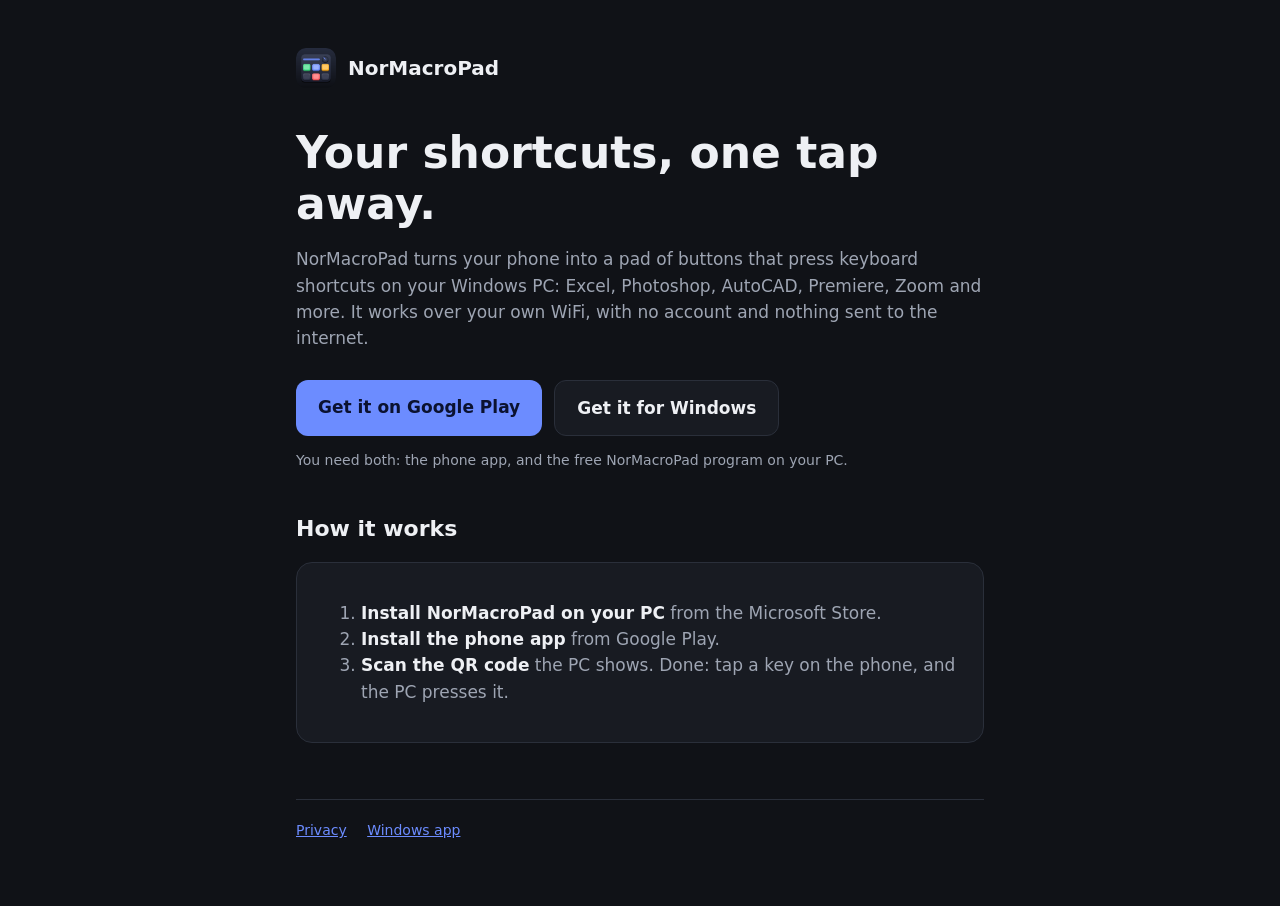
<file: index.html>
<!doctype html>
<html lang="en">
<head>
  <meta charset="utf-8">
  <meta name="viewport" content="width=device-width, initial-scale=1">
  <title>NorMacroPad: shortcut keys for your PC, on your phone</title>
  <meta name="description" content="Turn your phone into a pad of buttons that press keyboard shortcuts on your Windows PC. Local WiFi only, no account.">
  <link rel="icon" href="icon.png">
  <link rel="stylesheet" href="style.css">
</head>
<body>
<main>
  <header><img src="icon.png" alt=""><a href="./">NorMacroPad</a></header>

  <h1>Your shortcuts, one tap away.</h1>
  <p>NorMacroPad turns your phone into a pad of buttons that press keyboard shortcuts on your
    Windows PC: Excel, Photoshop, AutoCAD, Premiere, Zoom and more. It works over your own WiFi,
    with no account and nothing sent to the internet.</p>

  <div class="buttons">
    <a class="button" href="https://play.google.com/store/apps/details?id=com.normacropad">Get it on Google Play</a>
    <a class="button secondary" href="pc/">Get it for Windows</a>
  </div>
  <p class="small">You need both: the phone app, and the free NorMacroPad program on your PC.</p>

  <h2>How it works</h2>
  <div class="card">
    <ol>
      <li><strong>Install NorMacroPad on your PC</strong> from the Microsoft Store.</li>
      <li><strong>Install the phone app</strong> from Google Play.</li>
      <li><strong>Scan the QR code</strong> the PC shows. Done: tap a key on the phone, and the PC presses it.</li>
    </ol>
  </div>

  <footer>
    <a href="privacy/">Privacy</a>
    <a href="pc/">Windows app</a>
  </footer>
</main>
</body>
</html>
</file>
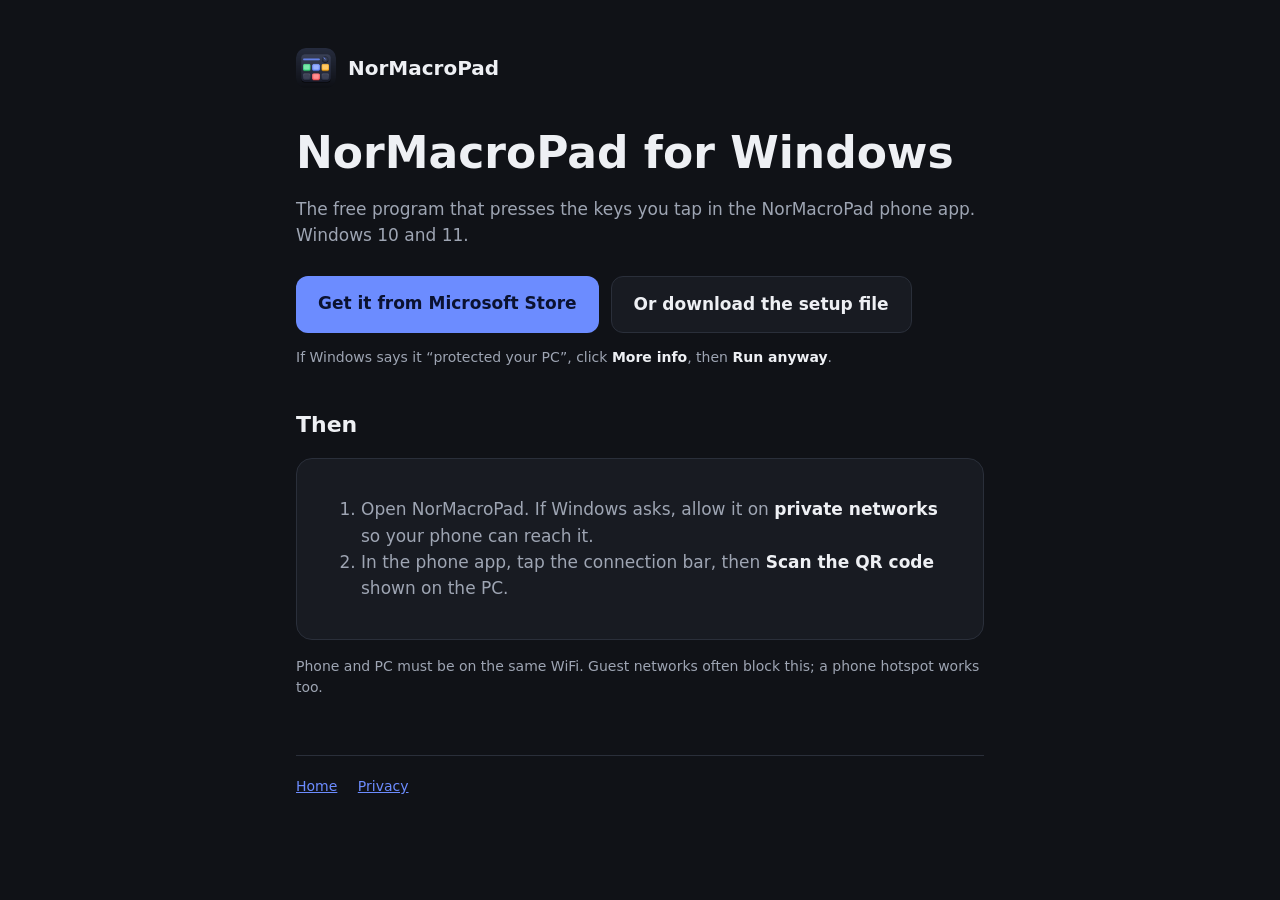
<file: pc/index.html>
<!doctype html>
<html lang="en">
<head>
  <meta charset="utf-8">
  <meta name="viewport" content="width=device-width, initial-scale=1">
  <title>NorMacroPad for Windows</title>
  <meta name="description" content="The free Windows program that presses the keys you tap in the NorMacroPad phone app.">
  <link rel="icon" href="../icon.png">
  <link rel="stylesheet" href="../style.css">
  <script>
    // The Microsoft Store page. Leave empty until the Store listing is live;
    // the page then offers the setup download instead. Once set, PCs go
    // straight to the Store. (The phone apps link to this page,
    // so this is the only place that ever changes.)
    var STORE_URL = 'https://apps.microsoft.com/detail/9P13XF03B1HS';
    if (STORE_URL && /Windows/.test(navigator.userAgent) && !/[?&]stay/.test(location.search)) {
      location.replace(STORE_URL);
    }
  </script>
</head>
<body>
<main>
  <header><img src="../icon.png" alt=""><a href="../">NorMacroPad</a></header>

  <h1>NorMacroPad for Windows</h1>
  <p>The free program that presses the keys you tap in the NorMacroPad phone app.
    Windows 10 and 11.</p>

  <div class="buttons">
    <a class="button" id="store" href="#" hidden>Get it from Microsoft Store</a>
    <a class="button" id="setup" href="https://github.com/ahmedbermo-ui/normacropad/releases/latest/download/NorMacroPad-Setup.exe">Download for Windows</a>
  </div>
  <p class="small" id="setup-note">If Windows says it “protected your PC”, click <strong>More info</strong>,
    then <strong>Run anyway</strong>.</p>

  <h2>Then</h2>
  <div class="card">
    <ol>
      <li>Open NorMacroPad. If Windows asks, allow it on <strong>private networks</strong>
        so your phone can reach it.</li>
      <li>In the phone app, tap the connection bar, then <strong>Scan the QR code</strong> shown on the PC.</li>
    </ol>
  </div>
  <p class="small">Phone and PC must be on the same WiFi. Guest networks often block this; a phone hotspot works too.</p>

  <footer>
    <a href="../">Home</a>
    <a href="../privacy/">Privacy</a>
  </footer>
</main>
<script>
  if (STORE_URL) {
    var s = document.getElementById('store');
    s.href = STORE_URL;
    s.hidden = false;
    document.getElementById('setup').className = 'button secondary';
    document.getElementById('setup').textContent = 'Or download the setup file';
  }
</script>
</body>
</html>
</file>
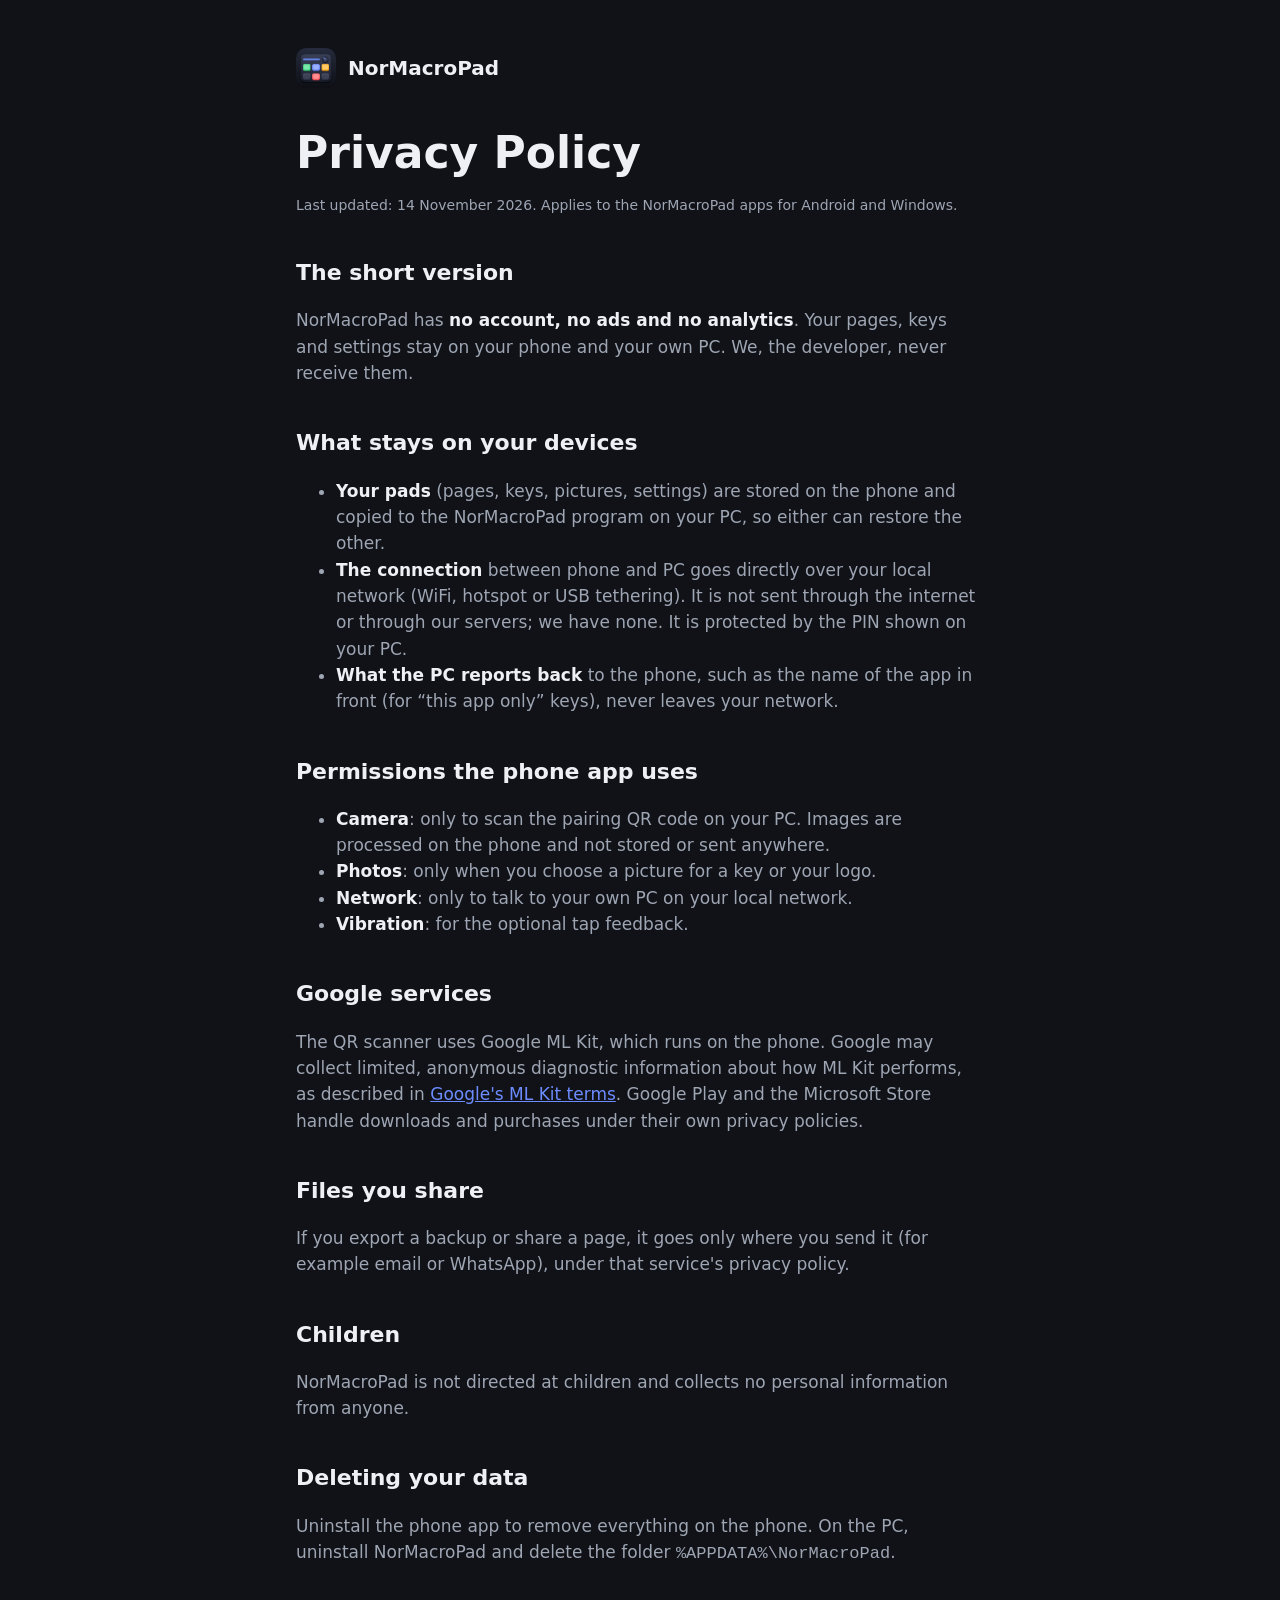
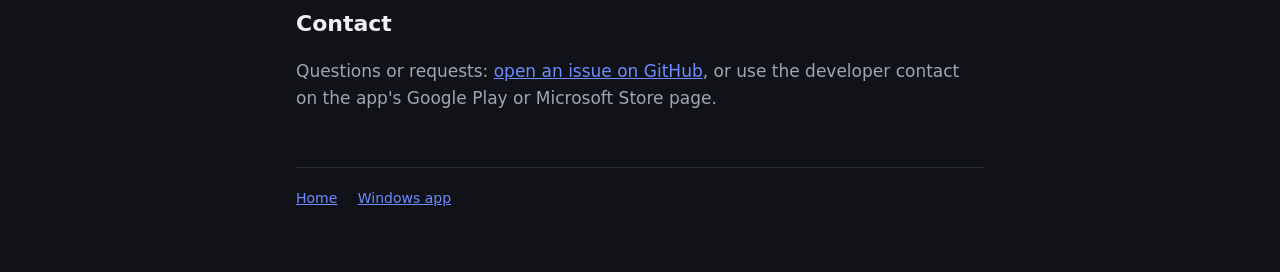
<file: privacy/index.html>
<!doctype html>
<html lang="en">
<head>
  <meta charset="utf-8">
  <meta name="viewport" content="width=device-width, initial-scale=1">
  <title>NorMacroPad Privacy Policy</title>
  <link rel="icon" href="../icon.png">
  <link rel="stylesheet" href="../style.css">
</head>
<body>
<main>
  <header><img src="../icon.png" alt=""><a href="../">NorMacroPad</a></header>

  <h1>Privacy Policy</h1>
  <p class="small">Last updated: 14 November 2026. Applies to the NorMacroPad apps for Android and Windows.</p>

  <h2>The short version</h2>
  <p>NorMacroPad has <strong>no account, no ads and no analytics</strong>. Your pages, keys and settings
    stay on your phone and your own PC. We, the developer, never receive them.</p>

  <h2>What stays on your devices</h2>
  <ul>
    <li><strong>Your pads</strong> (pages, keys, pictures, settings) are stored on the phone and copied
      to the NorMacroPad program on your PC, so either can restore the other.</li>
    <li><strong>The connection</strong> between phone and PC goes directly over your local network
      (WiFi, hotspot or USB tethering). It is not sent through the internet or through our servers;
      we have none. It is protected by the PIN shown on your PC.</li>
    <li><strong>What the PC reports back</strong> to the phone, such as the name of the app in front
      (for “this app only” keys), never leaves your network.</li>
  </ul>

  <h2>Permissions the phone app uses</h2>
  <ul>
    <li><strong>Camera</strong>: only to scan the pairing QR code on your PC. Images are processed on the
      phone and not stored or sent anywhere.</li>
    <li><strong>Photos</strong>: only when you choose a picture for a key or your logo.</li>
    <li><strong>Network</strong>: only to talk to your own PC on your local network.</li>
    <li><strong>Vibration</strong>: for the optional tap feedback.</li>
  </ul>

  <h2>Google services</h2>
  <p>The QR scanner uses Google ML Kit, which runs on the phone. Google may collect limited, anonymous
    diagnostic information about how ML Kit performs, as described in
    <a href="https://developers.google.com/ml-kit/terms">Google's ML Kit terms</a>. Google Play and the
    Microsoft Store handle downloads and purchases under their own privacy policies.</p>

  <h2>Files you share</h2>
  <p>If you export a backup or share a page, it goes only where you send it (for example email or
    WhatsApp), under that service's privacy policy.</p>

  <h2>Children</h2>
  <p>NorMacroPad is not directed at children and collects no personal information from anyone.</p>

  <h2>Deleting your data</h2>
  <p>Uninstall the phone app to remove everything on the phone. On the PC, uninstall NorMacroPad and delete
    the folder <code>%APPDATA%\NorMacroPad</code>.</p>

  <h2>Contact</h2>
  <p>Questions or requests: <a href="https://github.com/ahmedbermo-ui/normacropad/issues">open an issue on GitHub</a>, or use the developer contact on the app's Google Play or Microsoft Store page.</p>

  <footer>
    <a href="../">Home</a>
    <a href="../pc/">Windows app</a>
  </footer>
</main>
</body>
</html>
</file>
<file: style.css>
:root {
  --bg: #101217;
  --surface: #181b22;
  --text: #eef0f4;
  --dim: #9ea5b3;
  --accent: #6c8cff;
  --line: #2a2f3a;
}
* { box-sizing: border-box; }
body {
  margin: 0;
  background: var(--bg);
  color: var(--text);
  font: 17px/1.55 system-ui, -apple-system, "Segoe UI", Roboto, sans-serif;
}
main { max-width: 720px; margin: 0 auto; padding: 48px 16px 64px; }
header { display: flex; align-items: center; gap: 12px; margin-bottom: 40px; }
header img { width: 40px; height: 40px; border-radius: 10px; }
header a { color: var(--text); text-decoration: none; font-weight: 700; font-size: 20px; }
h1 { font-size: clamp(30px, 6vw, 44px); line-height: 1.15; margin: 0 0 16px; }
h2 { font-size: 22px; margin: 40px 0 8px; }
p, li { color: var(--dim); }
strong { color: var(--text); }
a { color: var(--accent); }
.buttons { display: flex; flex-wrap: wrap; gap: 12px; margin: 28px 0 8px; }
.button {
  display: inline-block; padding: 14px 22px; border-radius: 12px;
  background: var(--accent); color: #0b1230; font-weight: 700; text-decoration: none;
}
.button.secondary { background: var(--surface); color: var(--text); border: 1px solid var(--line); }
.card { background: var(--surface); border: 1px solid var(--line); border-radius: 16px; padding: 20px 24px; margin: 16px 0; }
.small { font-size: 14px; }
footer { margin-top: 56px; padding-top: 20px; border-top: 1px solid var(--line); font-size: 14px; color: var(--dim); }
footer a { margin-right: 16px; }
</file>
